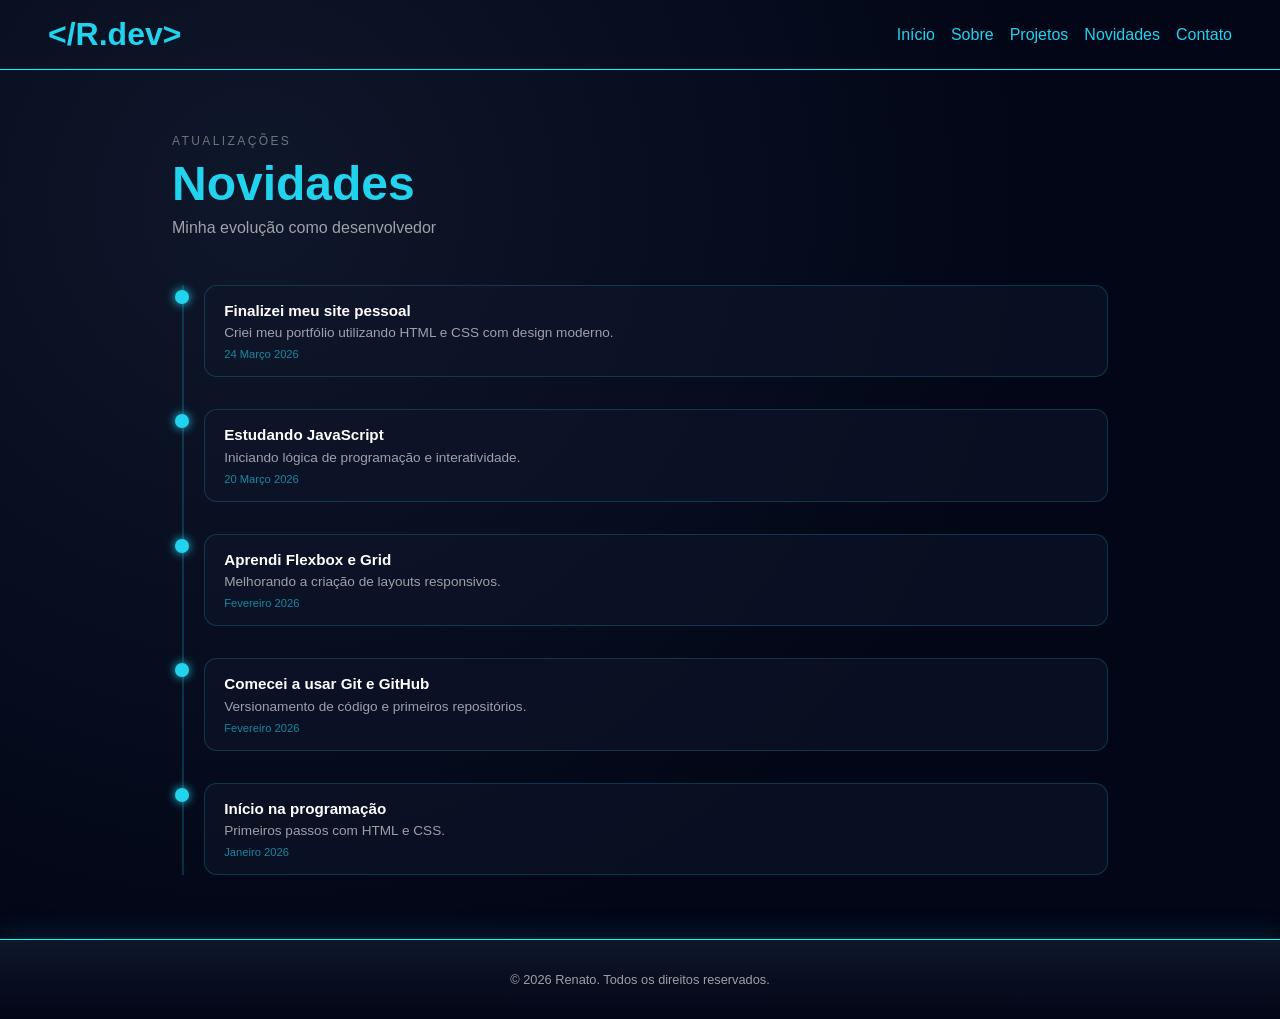
<file: pages/novidades/index.html>
<!DOCTYPE html>
<html lang="pt-br">
<head>
  <meta charset="UTF-8">
  <meta name="viewport" content="width=device-width, initial-scale=1.0">
  <title>Novidades - Renato</title>
  <link rel="stylesheet" href="style.css">
</head>

<body>

  <header>
    <h1>&lt;/R.dev&gt;</h1>
    <nav>
      <ul>
        <li><a href="../home/index.html">Início</a></li>
        <li><a href="../sobre/index.html">Sobre</a></li>
        <li><a href="../projetos/index.html">Projetos</a></li>
        <li><a href="./index.html">Novidades</a></li>
        <li><a href="../contatos/index.html">Contato</a></li>
      </ul>
    </nav>
  </header>

  <main>
    <section id="news">

      <div class="news-header">
        <p>Atualizações</p>
        <h2>Novidades</h2>
        <span>Minha evolução como desenvolvedor</span>
      </div>

      <div class="timeline">

        <div class="post" style="animation-delay: 0.1s;">
          <div class="post-card">
            <h3>Finalizei meu site pessoal</h3>
            <p>Criei meu portfólio utilizando HTML e CSS com design moderno.</p>
            <div class="post-date">24 Março 2026</div>
          </div>
        </div>

        <div class="post" style="animation-delay: 0.2s;">
          <div class="post-card">
            <h3>Estudando JavaScript</h3>
            <p>Iniciando lógica de programação e interatividade.</p>
            <div class="post-date">20 Março 2026</div>
          </div>
        </div>

        <div class="post" style="animation-delay: 0.3s;">
          <div class="post-card">
            <h3>Aprendi Flexbox e Grid</h3>
            <p>Melhorando a criação de layouts responsivos.</p>
            <div class="post-date">Fevereiro 2026</div>
          </div>
        </div>

        <div class="post" style="animation-delay: 0.4s;">
          <div class="post-card">
            <h3>Comecei a usar Git e GitHub</h3>
            <p>Versionamento de código e primeiros repositórios.</p>
            <div class="post-date">Fevereiro 2026</div>
          </div>
        </div>

        <div class="post" style="animation-delay: 0.5s;">
          <div class="post-card">
            <h3>Início na programação</h3>
            <p>Primeiros passos com HTML e CSS.</p>
            <div class="post-date">Janeiro 2026</div>
          </div>
        </div>

      </div>

    </section>
  </main>

  <footer>
    <div id="footer-copy">
      <p>&copy; 2026 Renato. Todos os direitos reservados.</p>
    </div>
  </footer>

</body>
</html>
</file>
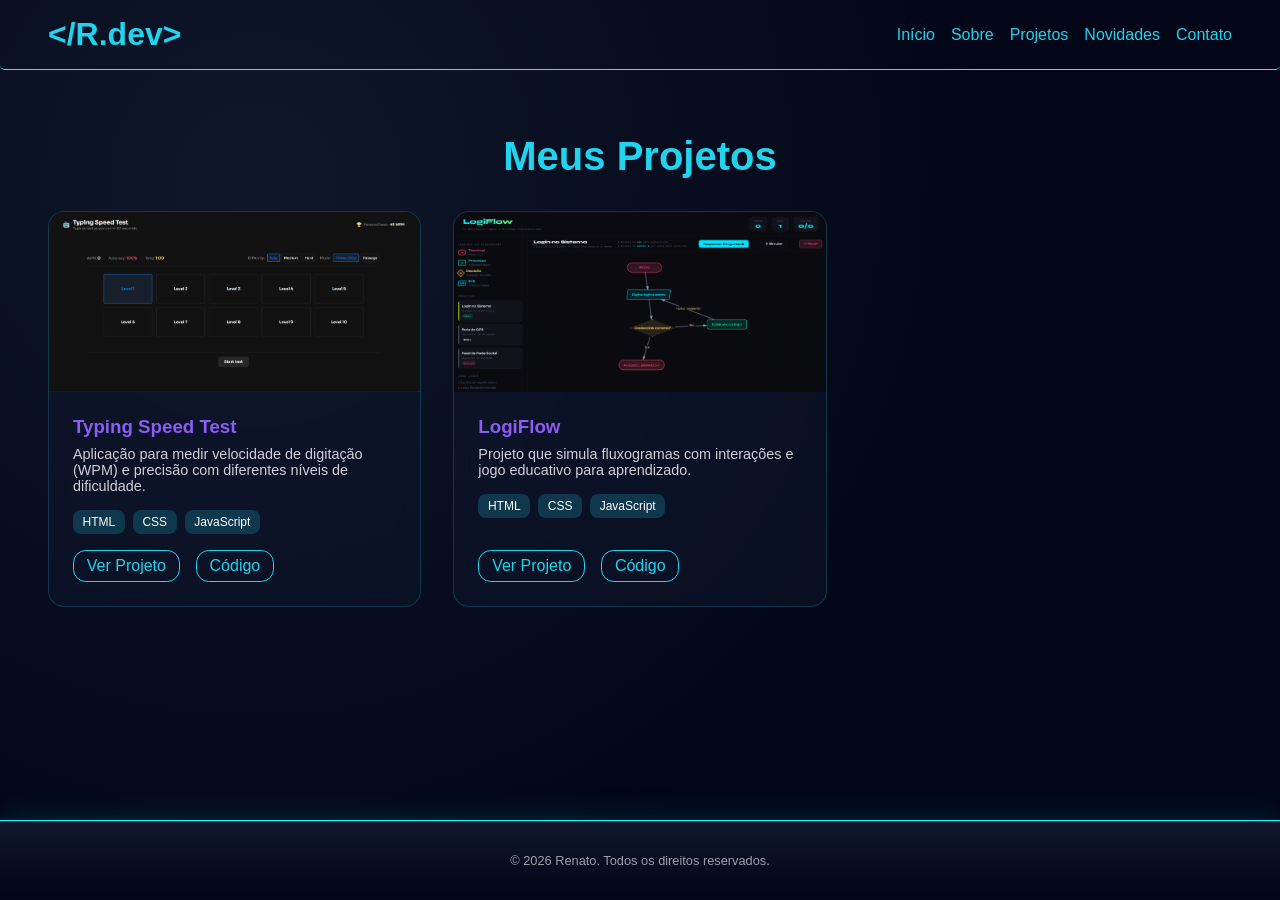
<file: pages/projetos/index.html>
<!DOCTYPE html>

<html lang="pt-br">

<head>
  <meta charset="UTF-8">
  <meta name="viewport" content="width=device-width, initial-scale=1.0">
  <title>Projetos - Renato</title>
  <link rel="stylesheet" href="style.css">
</head>

<body>

  <header>
    <h1>&lt;/R.dev&gt;</h1>

    <nav>
      <ul>
        <li><a href="../home/index.html">Início</a></li>
        <li><a href="../sobre/index.html">Sobre</a></li>
        <li><a href="./index.html">Projetos</a></li>
        <li><a href="../novidades/index.html">Novidades</a></li>
        <li><a href="../contatos/index.html">Contato</a></li>
      </ul>
    </nav>
  </header>

  <main>
    <section id="projects">

      
      <h2>Meus Projetos</h2>

      <div id="projects-container">

        <div class="project-card">
          <div class="project-img">
            <img src="../../assets/projetos-img/typingspeedtestpreview.png" alt="Typing Speed Test">
          </div>

          <div class="project-content">
            <h3>Typing Speed Test</h3>
            <p>Aplicação para medir velocidade de digitação (WPM) e precisão com diferentes níveis de dificuldade.</p>

            <div class="techs">
              <span>HTML</span>
              <span>CSS</span>
              <span>JavaScript</span>
            </div>

            <div class="project-links">
              <a href="https://renatogranata.github.io/typing-speed-test" target="_blank" rel="noopener">Ver Projeto</a>
              <a href="https://github.com/RenatoGranata/typing-speed-test" target="_blank" rel="noopener">Código</a>
            </div>
          </div>
        </div>

        <div class="project-card">
          <div class="project-img">
            <img src="../../assets/projetos-img/logiflowpreview.PNG" alt="LogiFlow">
          </div>

          <div class="project-content">
            <h3>LogiFlow</h3>
            <p>Projeto que simula fluxogramas com interações e jogo educativo para aprendizado.</p>

            <div class="techs">
              <span>HTML</span>
              <span>CSS</span>
              <span>JavaScript</span>
            </div>

            <div class="project-links">
              <a href="https://renatogranata.github.io/LogiFlow/" target="_blank" rel="noopener">Ver Projeto</a>
              <a href="https://github.com/RenatoGranata/LogiFlow" target="_blank" rel="noopener">Código</a>
            </div>
          </div>
        </div>

        <div class="project-card empty"></div>

      </div>
      

    </section>
  </main>

  <footer>
    <div id="footer-copy">
      <p>&copy; 2026 Renato. Todos os direitos reservados.</p>
    </div>
  </footer>

</body>

</html>
</file>
<file: pages/novidades/style.css>
* {
  margin: 0;
  padding: 0;
  box-sizing: border-box;
}

body {
  font-family: sans-serif;
  color: white;
  background: radial-gradient(circle at 20% 20%, #0f172a, #020617 60%),
    radial-gradient(circle at 80% 80%, #1e1b4b, transparent 60%), #020617;
  min-height: 100vh;
}

a {
  text-decoration: none;
  color: #22d3ee;
  transition: 0.2s;
}

a:hover {
  color: white;
}

header {
  display: flex;
  align-items: center;
  justify-content: space-between;
  padding: 1rem 3rem;
  border-bottom: 1px solid cyan;
  animation: shadow 1s alternate infinite;
}

@keyframes shadow {
  from {
    box-shadow: 0 0 5px rgba(0, 255, 255, 0.5);
  }
  to {
    box-shadow: 0 0 15px rgba(0, 255, 255, 0.5);
  }
}

header h1 {
  color: #22d3ee;
}

nav ul {
  display: flex;
  gap: 1rem;
  list-style: none;
}

#news {
  max-width: 1000px;
  margin: 0 auto;
  padding: 4rem 2rem;
}

.news-header {
  margin-bottom: 3rem;
}

.news-header p {
  font-size: 0.75rem;
  letter-spacing: 0.2em;
  text-transform: uppercase;
  color: rgba(255, 255, 255, 0.4);
}

.news-header h2 {
  font-size: 3rem;
  color: #22d3ee;
  margin: 0.5rem 0;
}

.news-header span {
  color: rgba(255, 255, 255, 0.6);
}

.timeline {
  display: flex;
  flex-direction: column;
  gap: 2rem;
  position: relative;
}

.timeline::before {
  content: "";
  position: absolute;
  left: 10px;
  top: 0;
  width: 2px;
  height: 100%;
  background: rgba(34, 211, 238, 0.2);
}

.post {
  position: relative;
  padding-left: 2rem;
  opacity: 0;
  animation: fadeUp 0.5s ease forwards;
}

.post::before {
  content: "";
  position: absolute;
  left: 3px;
  top: 5px;
  width: 14px;
  height: 14px;
  border-radius: 50%;
  background: #22d3ee;
  box-shadow: 0 0 10px #22d3ee;
}

.post-card {
  background: rgba(15, 23, 42, 0.6);
  border: 1px solid rgba(34, 211, 238, 0.2);
  padding: 1rem 1.2rem;
  border-radius: 0.8rem;
  transition: 0.3s;
}

.post-card:hover {
  transform: translateY(-4px);
  border-color: #22d3ee;
  box-shadow: 0 5px 20px rgba(34, 211, 238, 0.2);
}

.post-card h3 {
  font-size: 0.95rem;
  margin-bottom: 0.4rem;
}

.post-card p {
  font-size: 0.85rem;
  color: rgba(255, 255, 255, 0.6);
}

.post-date {
  font-size: 0.7rem;
  margin-top: 0.5rem;
  color: rgba(34, 211, 238, 0.6);
}

@keyframes fadeUp {
  from {
    opacity: 0;
    transform: translateY(10px);
  }
  to {
    opacity: 1;
    transform: translateY(0);
  }
}

footer {
  /* margin-top: 3rem; */
  padding: 2rem 0;

  display: flex;
  align-items: center;
  justify-content: center;

  border-top: 1px solid cyan;

  box-shadow: 0 0 10px rgba(0, 255, 255, 0.2);

  background: linear-gradient(to top,
      #020617,
      #0f172a);

  animation: shadow 2s alternate infinite;

  box-shadow: 0 -5px 30px rgba(0, 255, 255, 0.1);
}

#footer-copy {
  text-align: center;

  font-size: 0.8rem;
  opacity: 0.6;
}
</file>
<file: pages/projetos/style.css>
* {
  margin: 0;
  padding: 0;
  box-sizing: border-box;
}

body {
  font-family: sans-serif;
  color: white;
  background: radial-gradient(circle at 20% 20%, #0f172a, #020617 60%), radial-gradient(circle at 80% 80%, #1e1b4b, transparent 60%), #020617;
  min-height: 100vh;
  display: flex;
  flex-direction: column;
}

header {
  display: flex;
  align-items: center;
  justify-content: space-between;
  padding: 1rem 3rem;
  border-bottom: 1px solid cyan;
  border-radius: 0.3rem;
  animation: shadow 1s alternate infinite;
}

@keyframes shadow {
  from {
    box-shadow: 0 0 5px 1px rgba(0, 255, 255, 0.5);
  }
  to {
    box-shadow: 0 0 5px 1px rgba(0, 255, 255, 0.5),
      0 0 15px 7px rgba(0, 255, 255, 0.3);
  }
}

header h1 {
  color: #22d3ee;
}

nav ul {
  display: flex;
  gap: 1rem;
  list-style: none;
}

a {
  color: #22d3ee;
  text-decoration: none;
  transition: 0.2s;
}

a:hover {
  color: white;
}

main {
  flex: 1;
}

#projects {
  padding: 4rem 3rem;
  text-align: center;
}

#projects h2 {
  color: #22d3ee;
  margin-bottom: 2rem;
  font-size: 2.5rem;
}

#projects-container {
  display: grid;
  grid-template-columns: repeat(3, 1fr);
  gap: 2rem;
}

@media (max-width: 900px) {
  #projects-container {
    grid-template-columns: repeat(2, 1fr);
  }
}

@media (max-width: 600px) {
  #projects-container {
    grid-template-columns: 1fr;
  }
}

.project-card {
  border-radius: 1rem;
  overflow: hidden;
  background: rgba(15, 23, 42, 0.6);
  backdrop-filter: blur(10px);
  border: 1px solid rgba(34, 211, 238, 0.2);
  transition: 0.3s;
  display: flex;
  flex-direction: column;
  height: 100%;
}

.project-card:hover {
  transform: translateY(-8px);
  box-shadow: 0 0 25px rgba(139, 92, 246, 0.3);
}

.project-img {
  height: 180px;
  overflow: hidden;
  display: flex;
}

.project-img img {
  width: 100%;
  height: 100%;
  object-fit: cover;
  transition: 0.4s;
}

.project-card:hover .project-img img {
  transform: scale(1.05);
}

.project-content {
  padding: 1.5rem;
  text-align: left;
  display: flex;
  flex-direction: column;
  flex: 1;
}

.project-content h3 {
  color: #8b5cf6;
  margin-bottom: 0.5rem;
}

.project-content p {
  font-size: 0.9rem;
  opacity: 0.8;
  margin-bottom: 1rem;
}

.techs {
  display: flex;
  flex-wrap: wrap;
  gap: 0.5rem;
  margin-bottom: 1rem;
}

.techs span {
  font-size: 0.75rem;
  padding: 0.3rem 0.6rem;
  border-radius: 0.5rem;
  background: rgba(34, 211, 238, 0.2);
}

.project-links {
  display: flex;
  gap: 1rem;
  margin-top: auto;
}

.project-links a {
  border: 1px solid #22d3ee;
  padding: 0.4rem 0.8rem;
  border-radius: 0.8rem;
}

.project-links a:hover {
  background: #22d3ee;
  color: #020617;
}

.project-card.empty {
  opacity: 0;
  pointer-events: none;
}

footer {
  padding: 2rem 0;
  display: flex;
  align-items: center;
  justify-content: center;
  border-top: 1px solid cyan;
  background: linear-gradient(to top, #020617, #0f172a);
  animation: shadow 2s alternate infinite;
  box-shadow: 0 -5px 30px rgba(0, 255, 255, 0.1);
}

#footer-copy {
  text-align: center;
  font-size: 0.8rem;
  opacity: 0.6;
}
</file>
